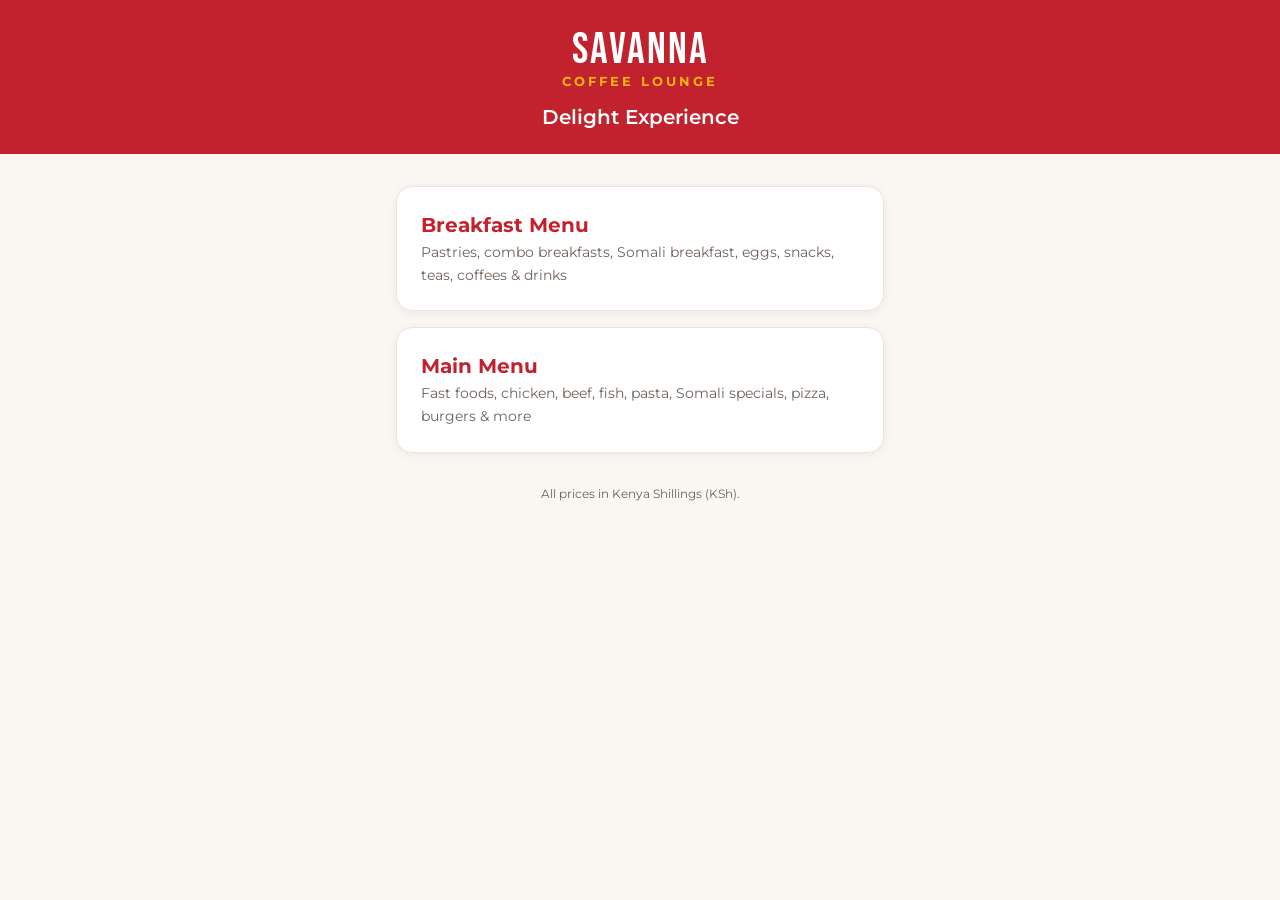
<file: index.html>
<!doctype html>
<html lang="en">
<head>
  <meta charset="utf-8">
  <meta name="viewport" content="width=device-width, initial-scale=1">
  <title>Savanna Coffee Lounge · Menu</title>
  <link rel="preconnect" href="https://fonts.googleapis.com">
  <link href="https://fonts.googleapis.com/css2?family=Bebas+Neue&family=Montserrat:wght@400;500;600;700&display=swap" rel="stylesheet">
  <link rel="stylesheet" href="assets/style.css">
</head>
<body>
  <header class="brand">
    <div class="logo">SAVANNA</div>
    <div class="sub">COFFEE LOUNGE</div>
    <h1>Delight Experience</h1>
  </header>
  <div class="choices">
    <a class="choice" href="breakfast.html">
      <strong>Breakfast Menu</strong>
      <span>Pastries, combo breakfasts, Somali breakfast, eggs, snacks, teas, coffees & drinks</span>
    </a>
    <a class="choice" href="menu.html">
      <strong>Main Menu</strong>
      <span>Fast foods, chicken, beef, fish, pasta, Somali specials, pizza, burgers & more</span>
    </a>
  </div>
  <footer>All prices in Kenya Shillings (KSh).</footer>
</body>
</html>
</file>
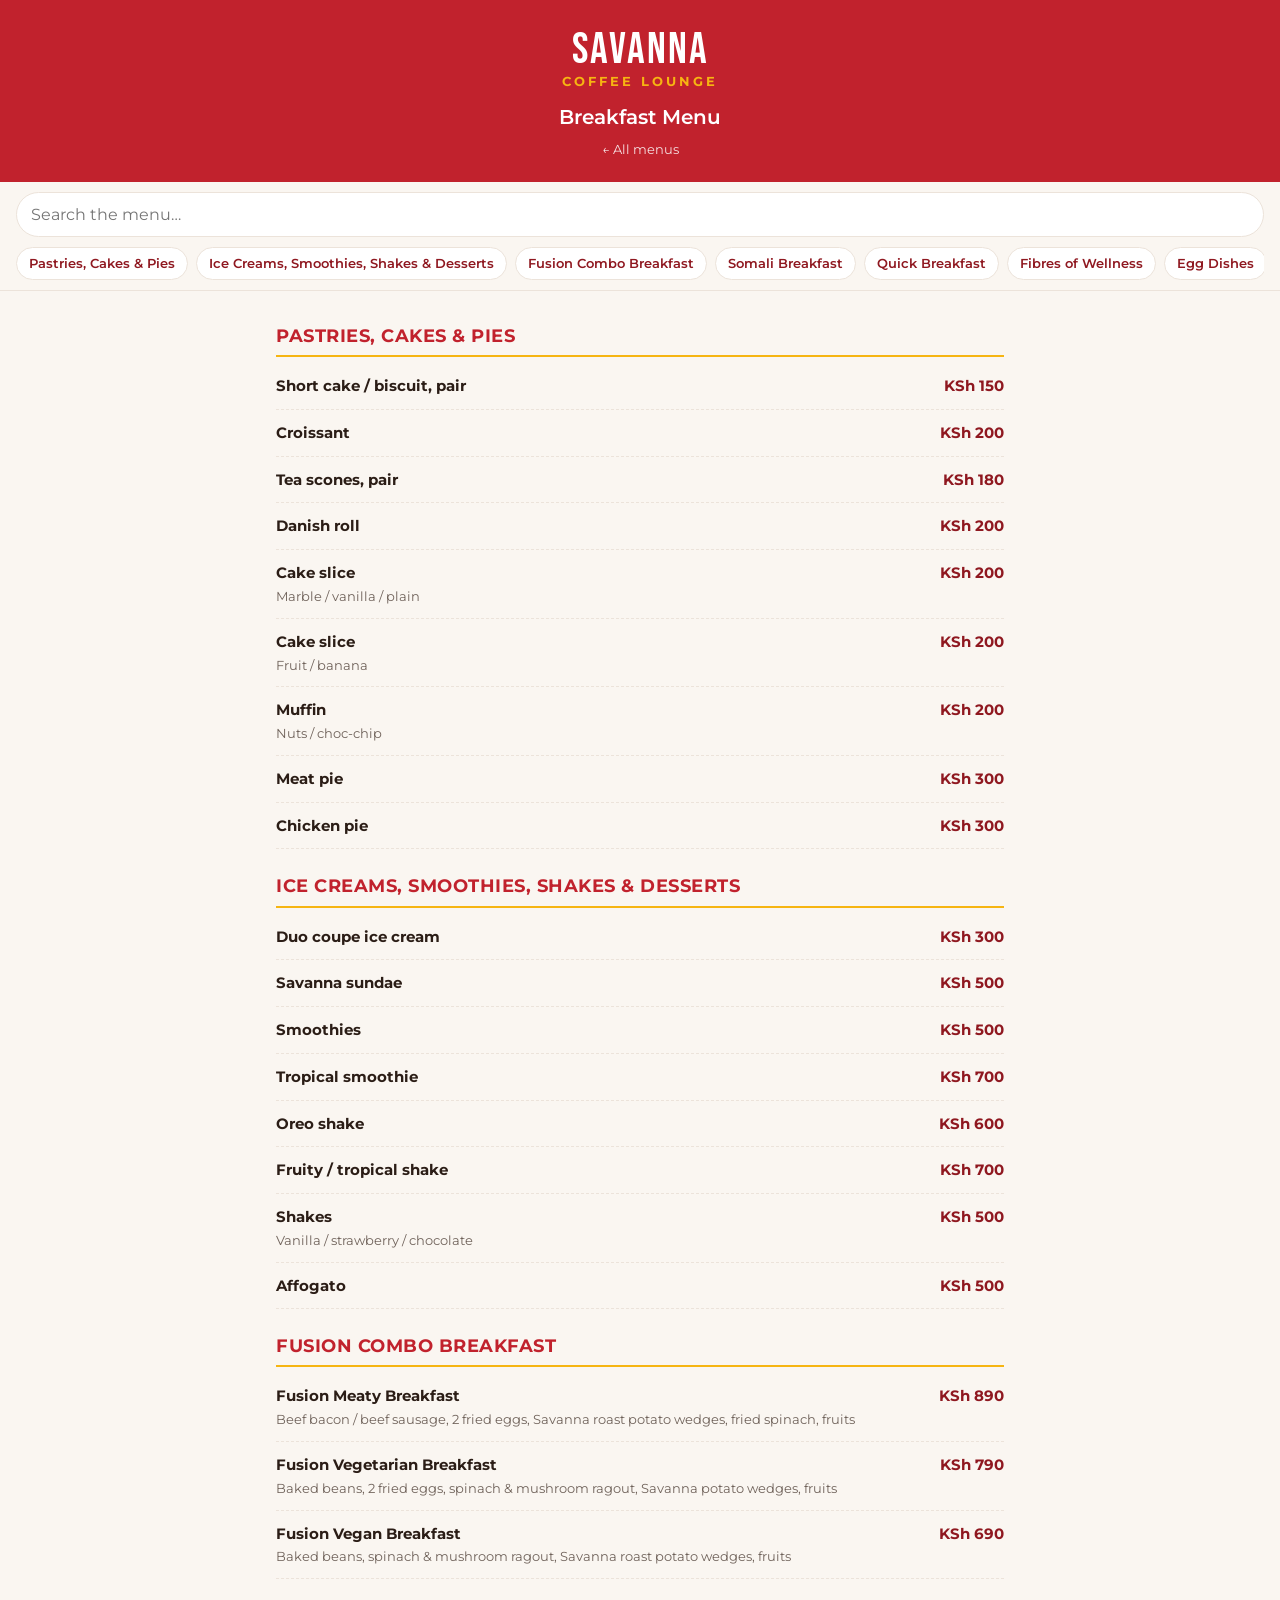
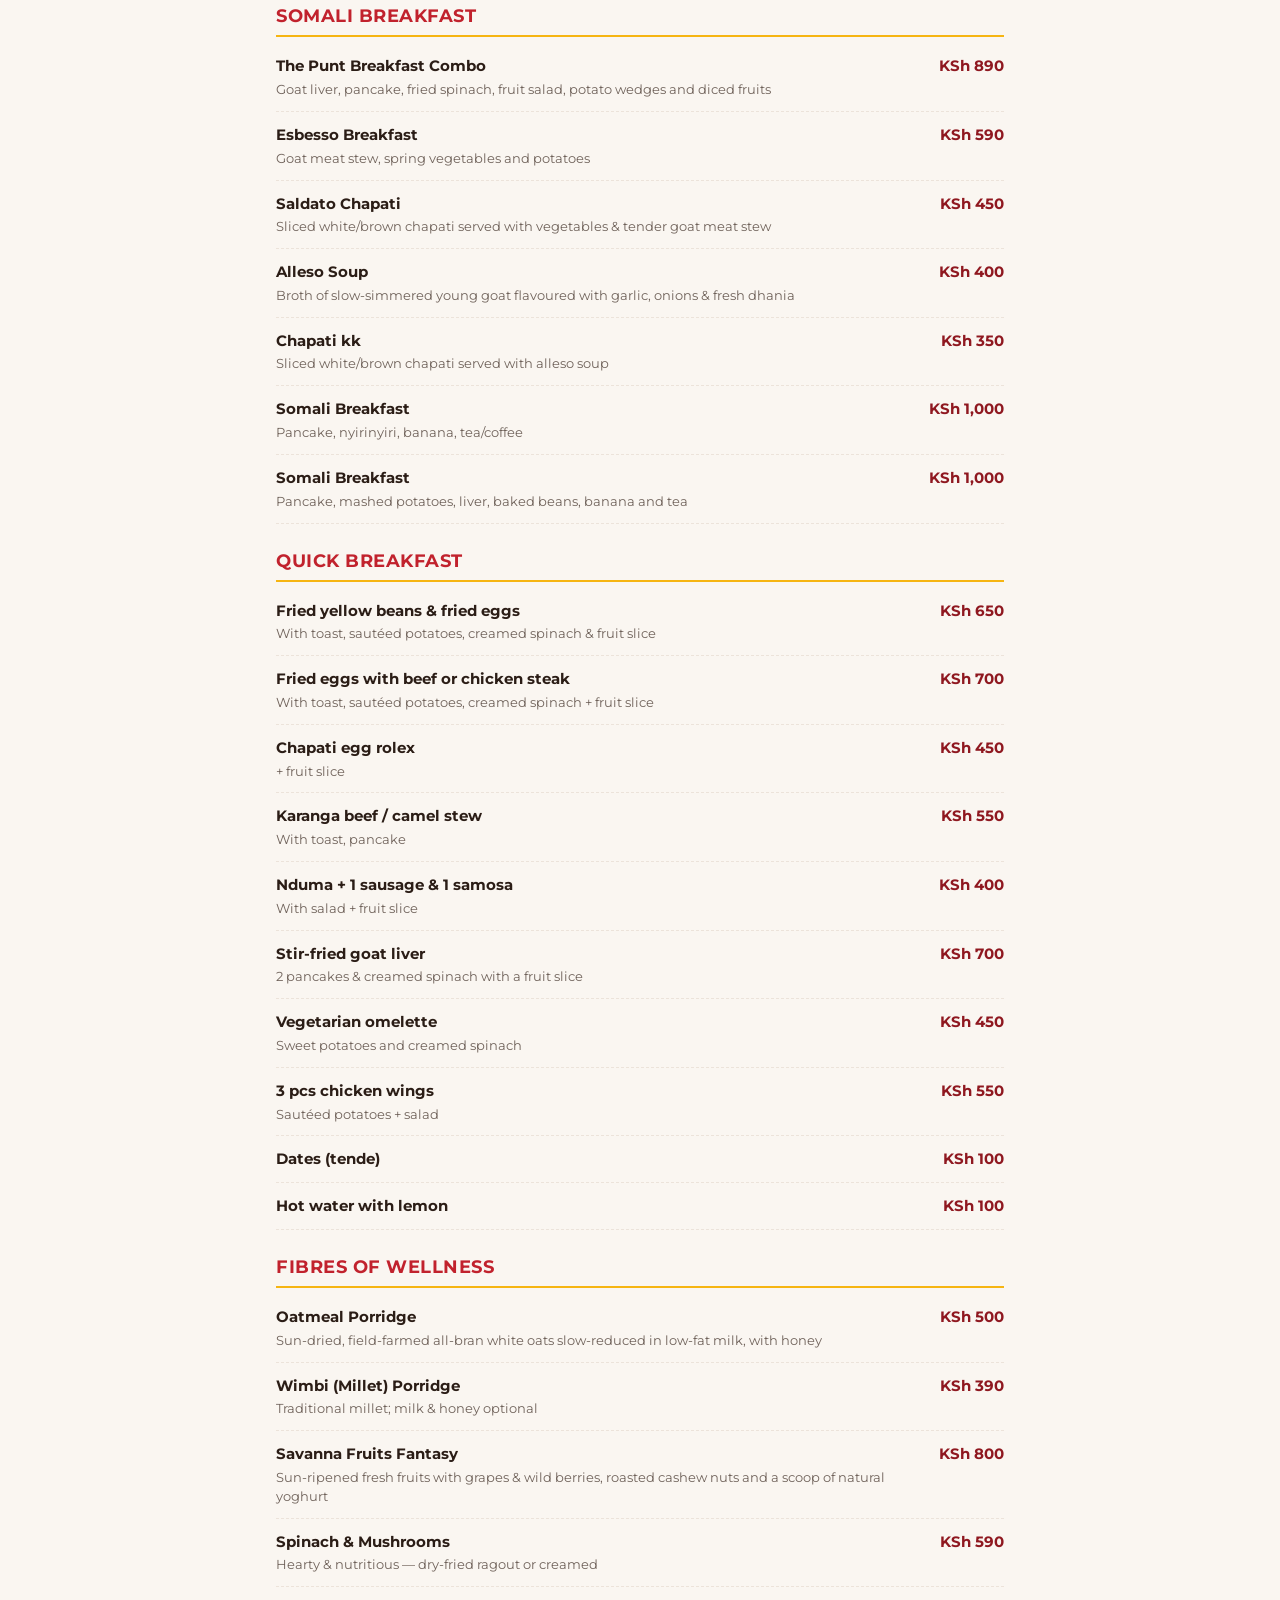
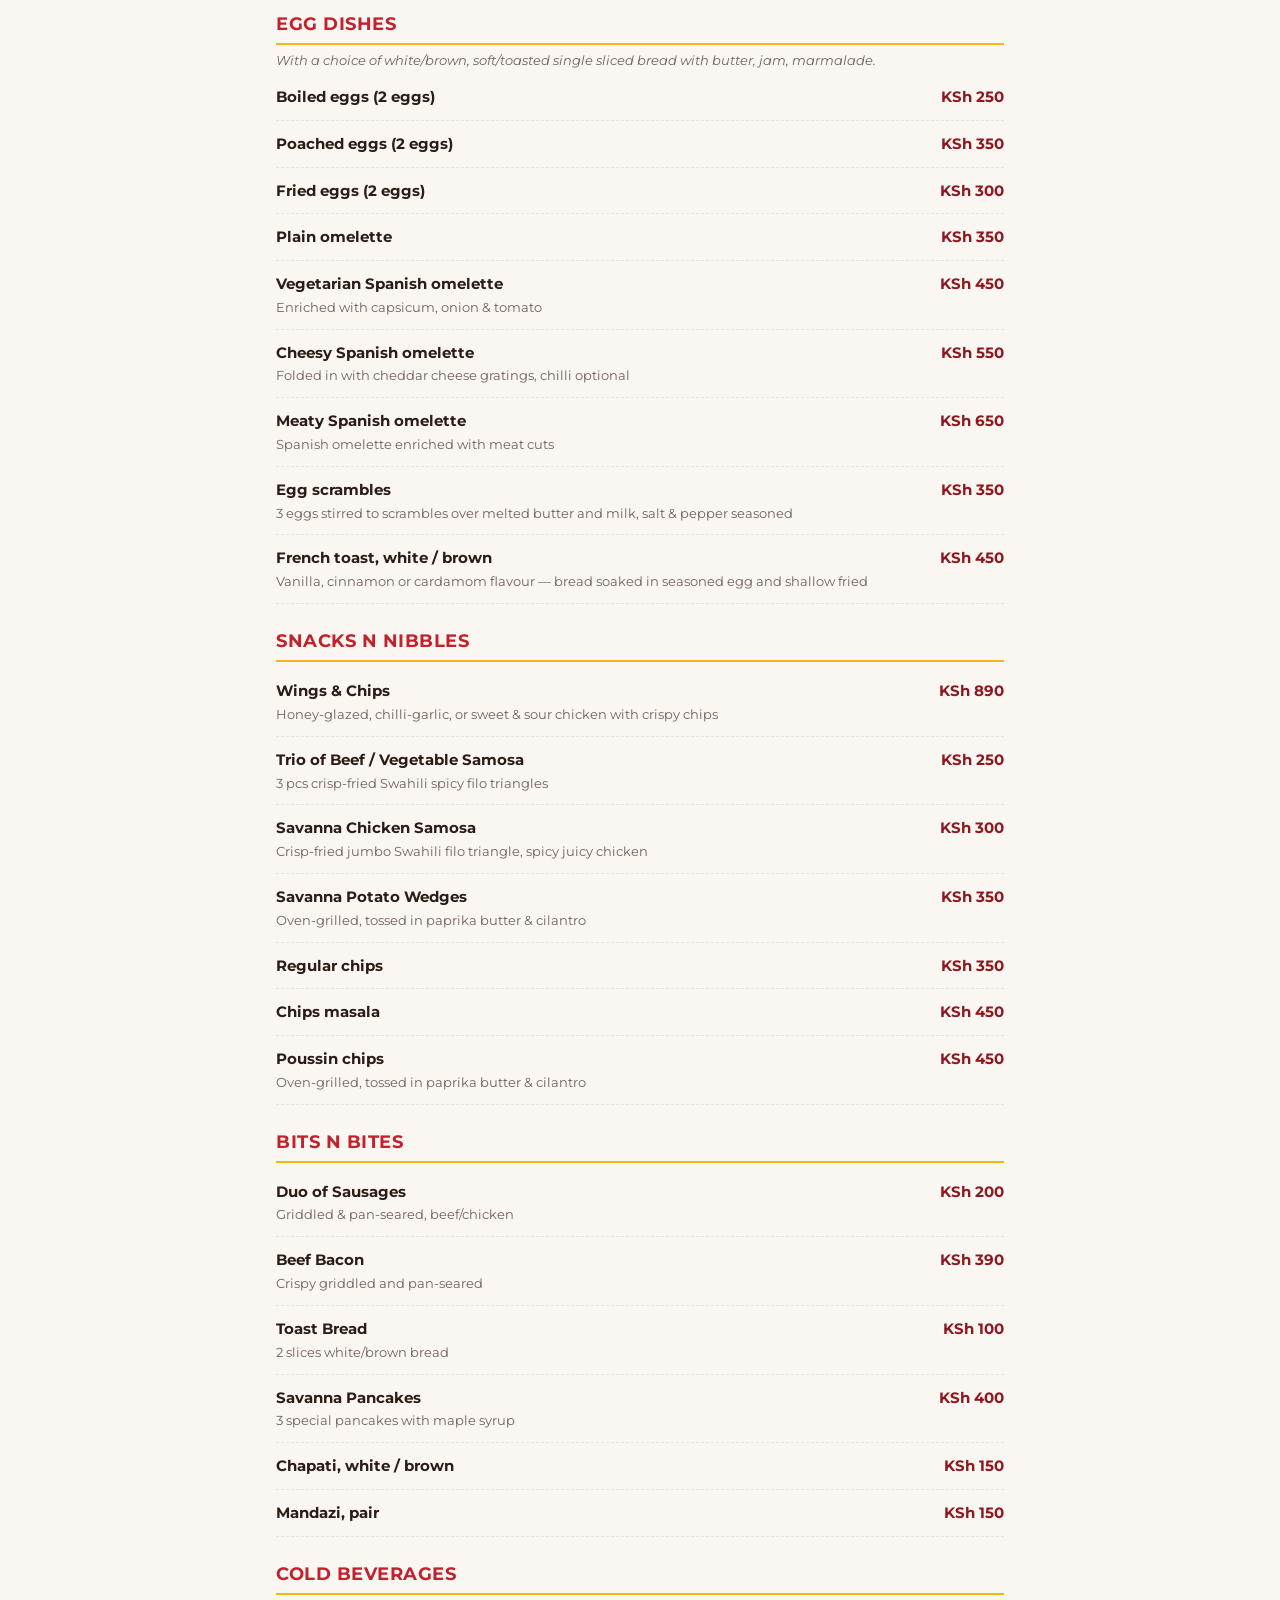
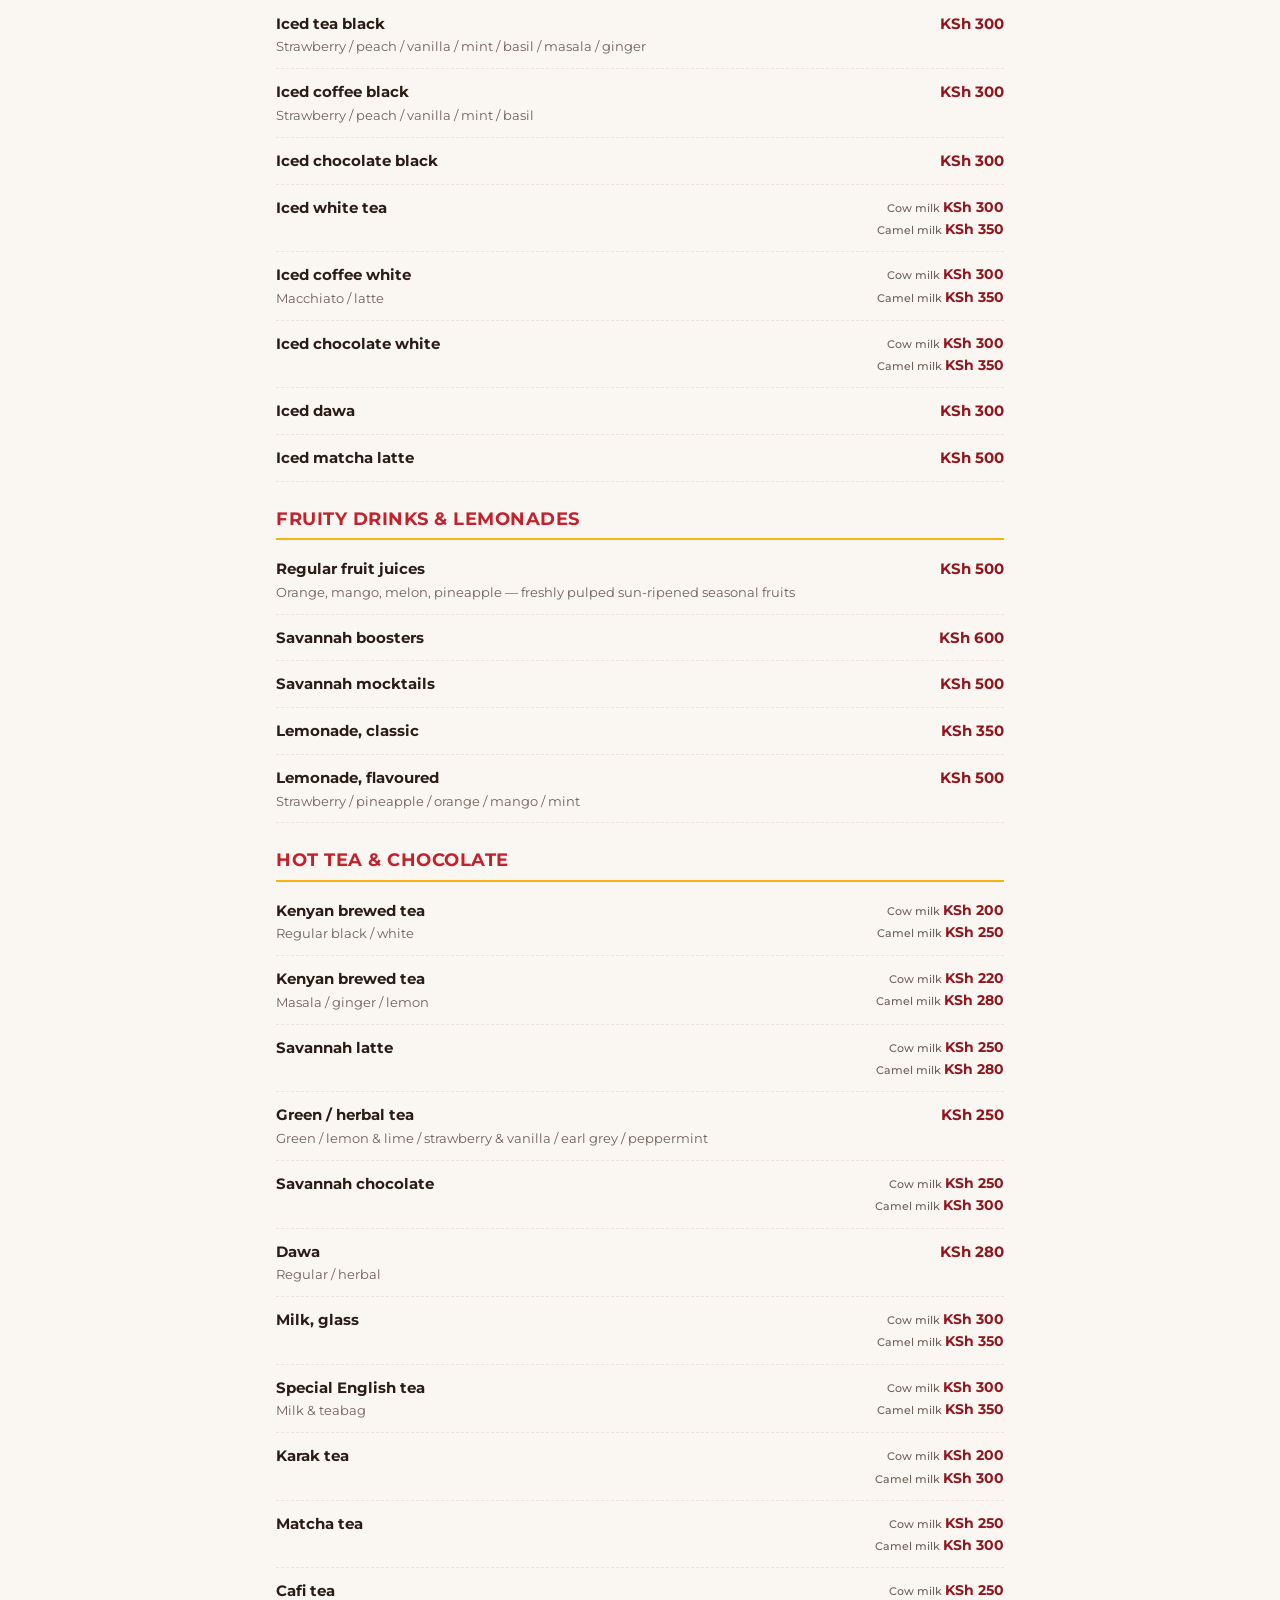
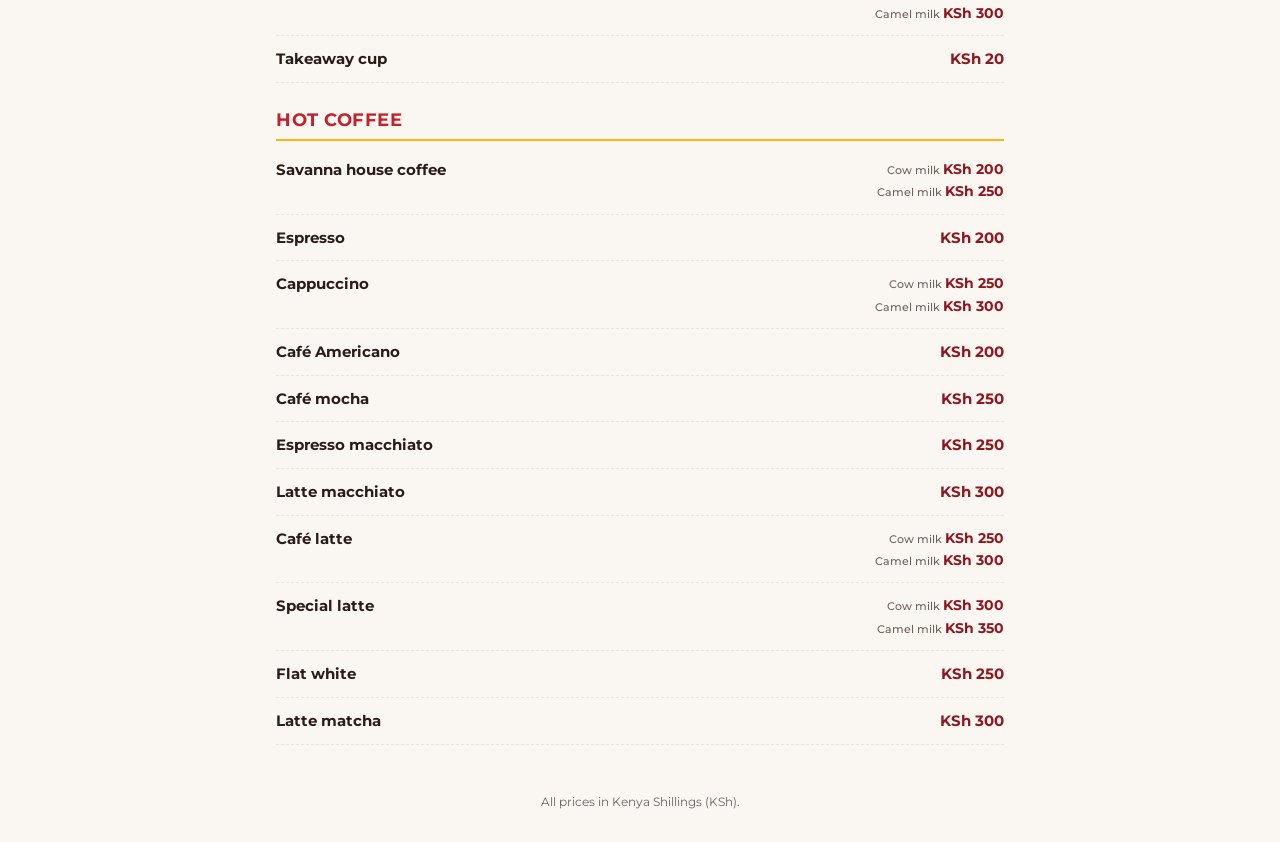
<file: breakfast.html>
<!doctype html>
<html lang="en">
<head>
  <meta charset="utf-8">
  <meta name="viewport" content="width=device-width, initial-scale=1">
  <title>Breakfast Menu · Savanna Coffee Lounge</title>
  <link rel="preconnect" href="https://fonts.googleapis.com">
  <link href="https://fonts.googleapis.com/css2?family=Bebas+Neue&family=Montserrat:wght@400;500;600;700&display=swap" rel="stylesheet">
  <link rel="stylesheet" href="assets/style.css">
</head>
<body data-menu="breakfast">
  <header class="brand">
    <div class="logo">SAVANNA</div>
    <div class="sub">COFFEE LOUNGE</div>
    <h1>Breakfast Menu</h1>
    <a class="back" href="index.html">← All menus</a>
  </header>
  <div class="toolbar">
    <input id="search" type="search" placeholder="Search the menu…" aria-label="Search the menu">
    <nav id="nav" aria-label="Menu sections"></nav>
  </div>
  <main id="content"></main>
  <p id="empty" hidden>No items match your search.</p>
  <footer>All prices in Kenya Shillings (KSh).</footer>
  <script src="assets/menu-data.js"></script>
  <script src="assets/app.js"></script>
</body>
</html>
</file>
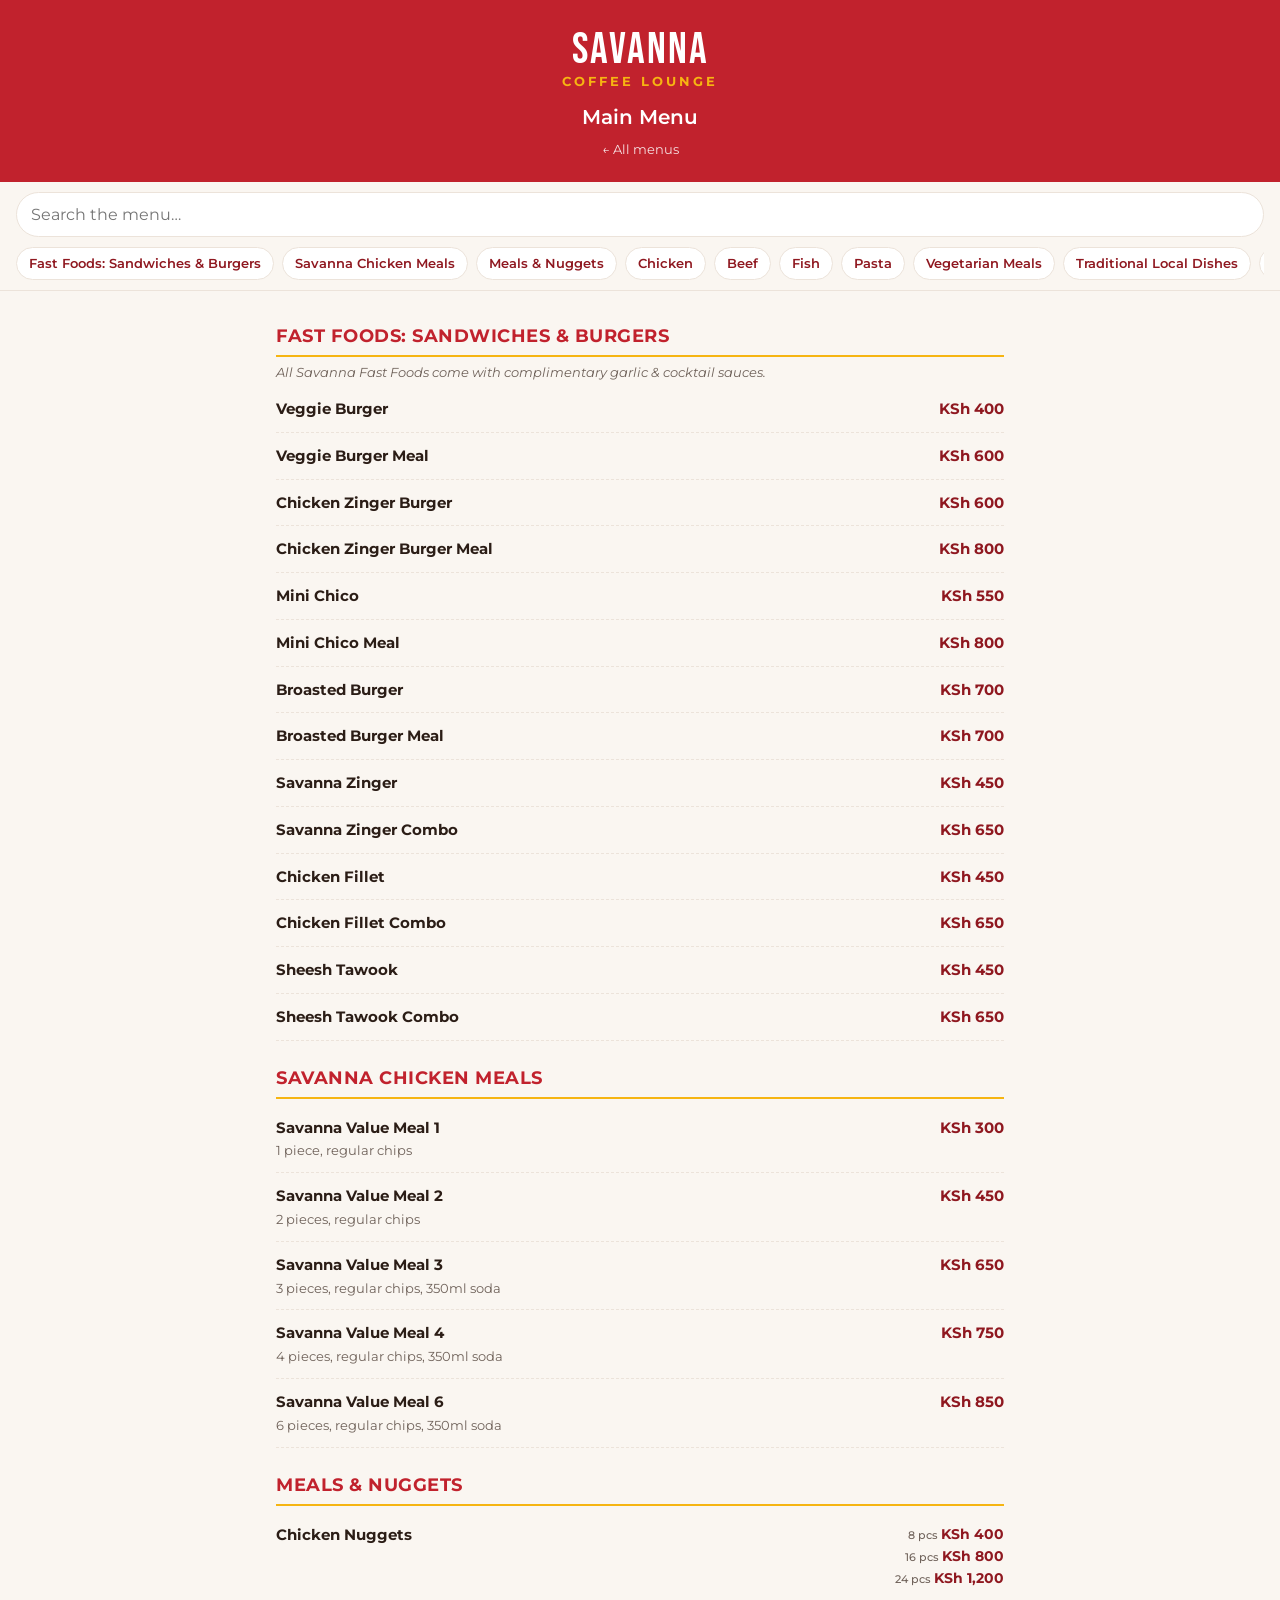
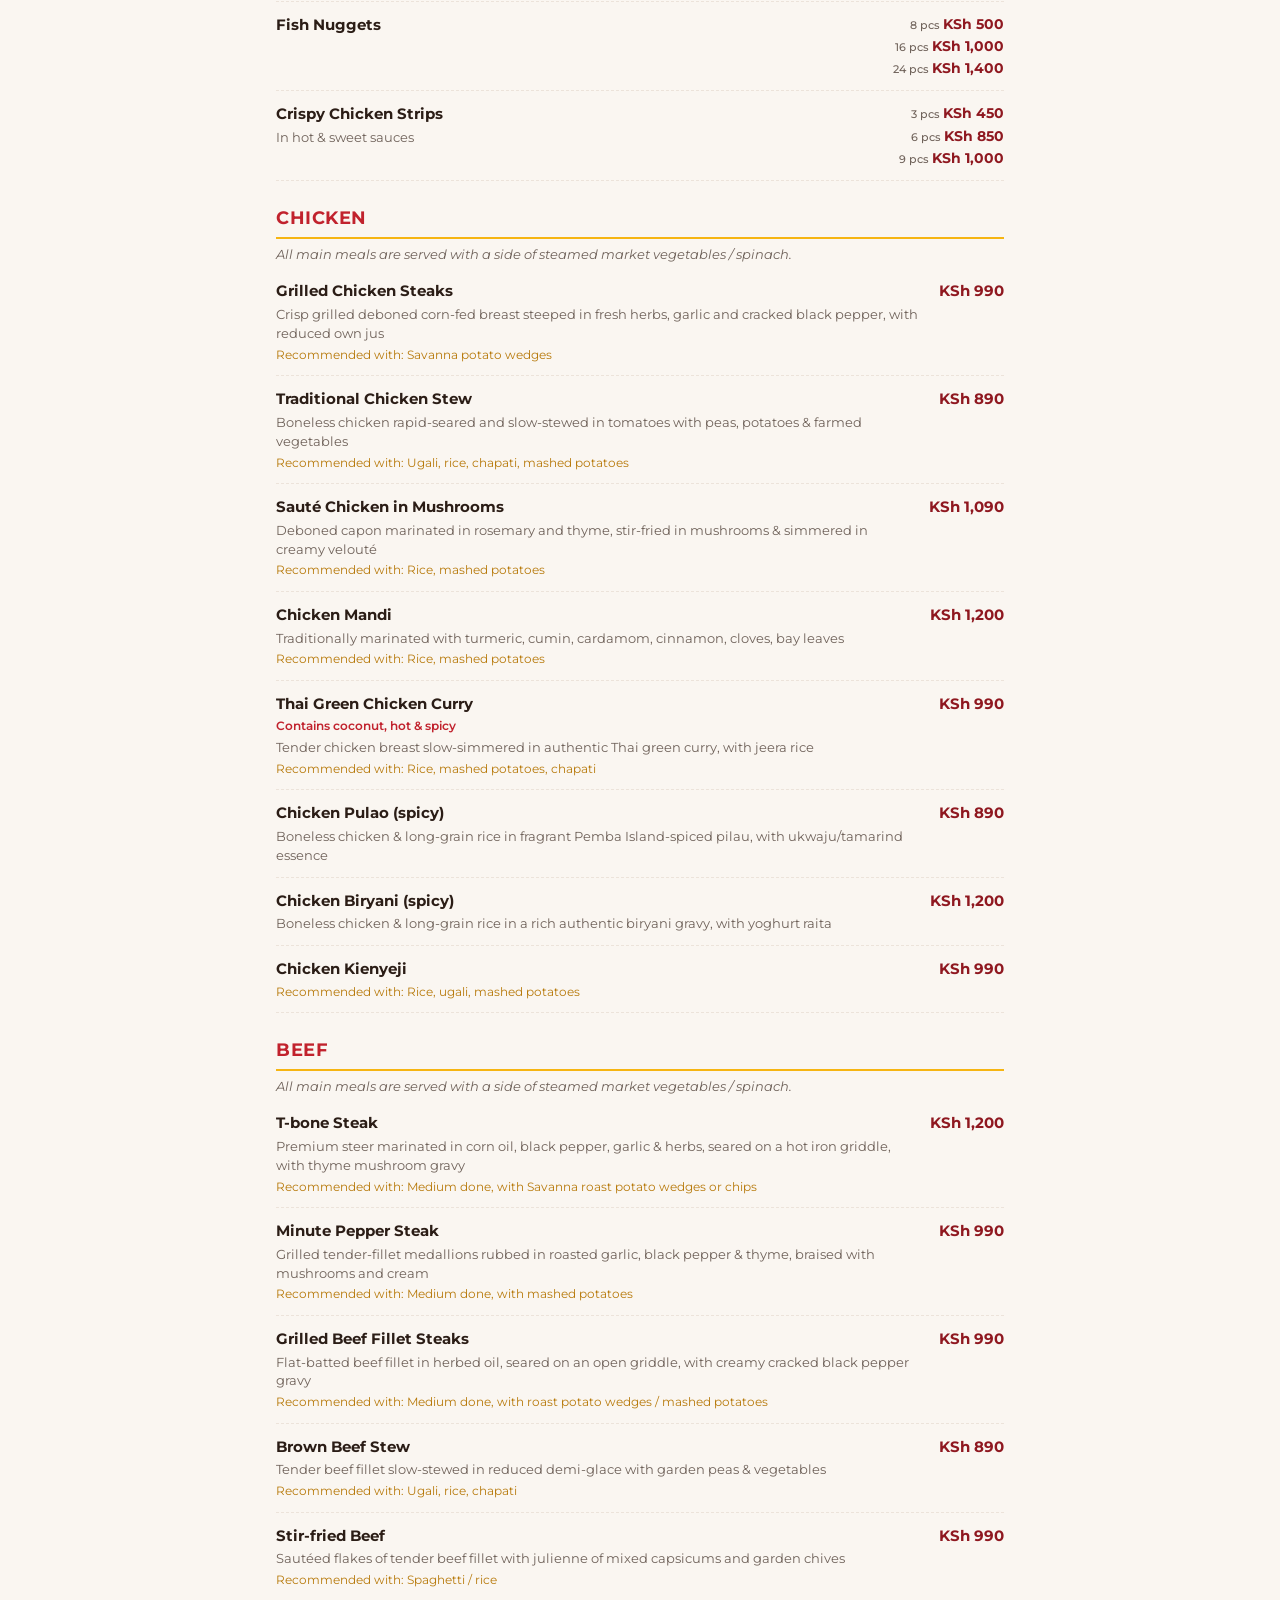
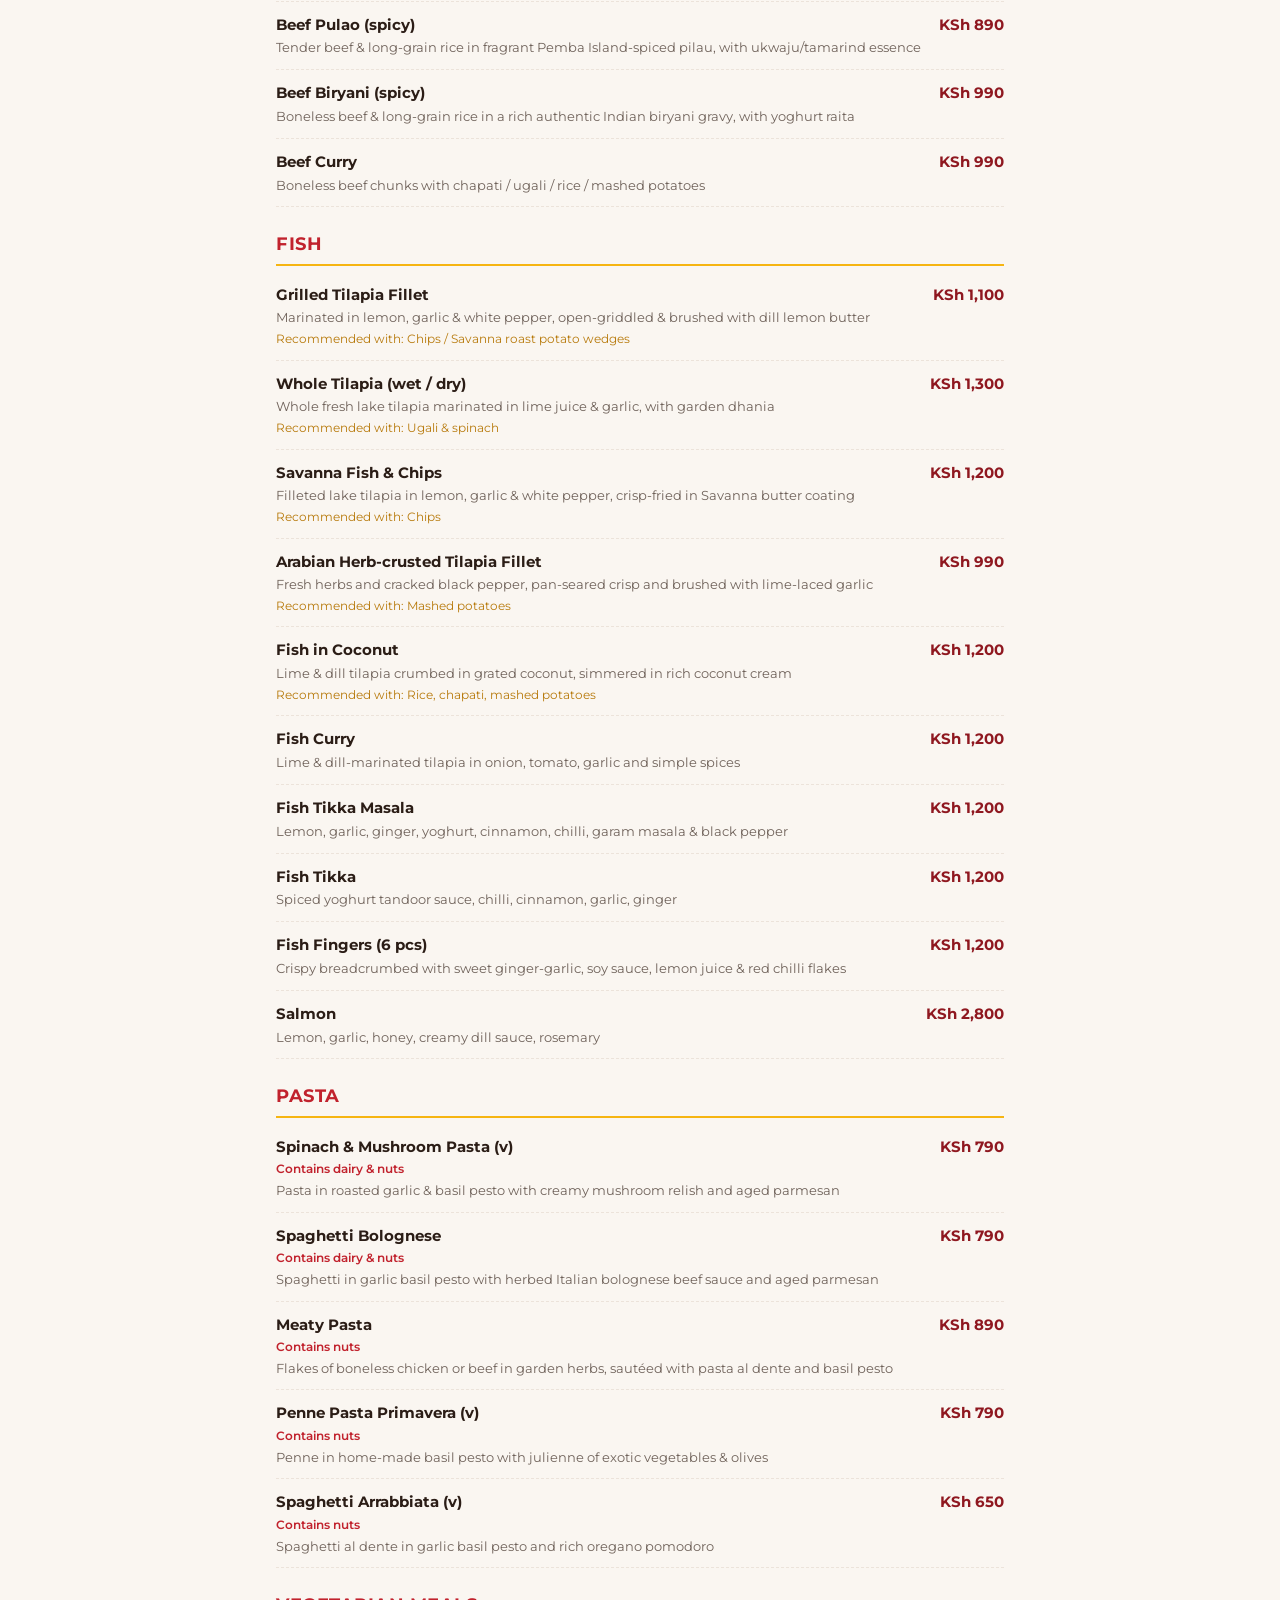
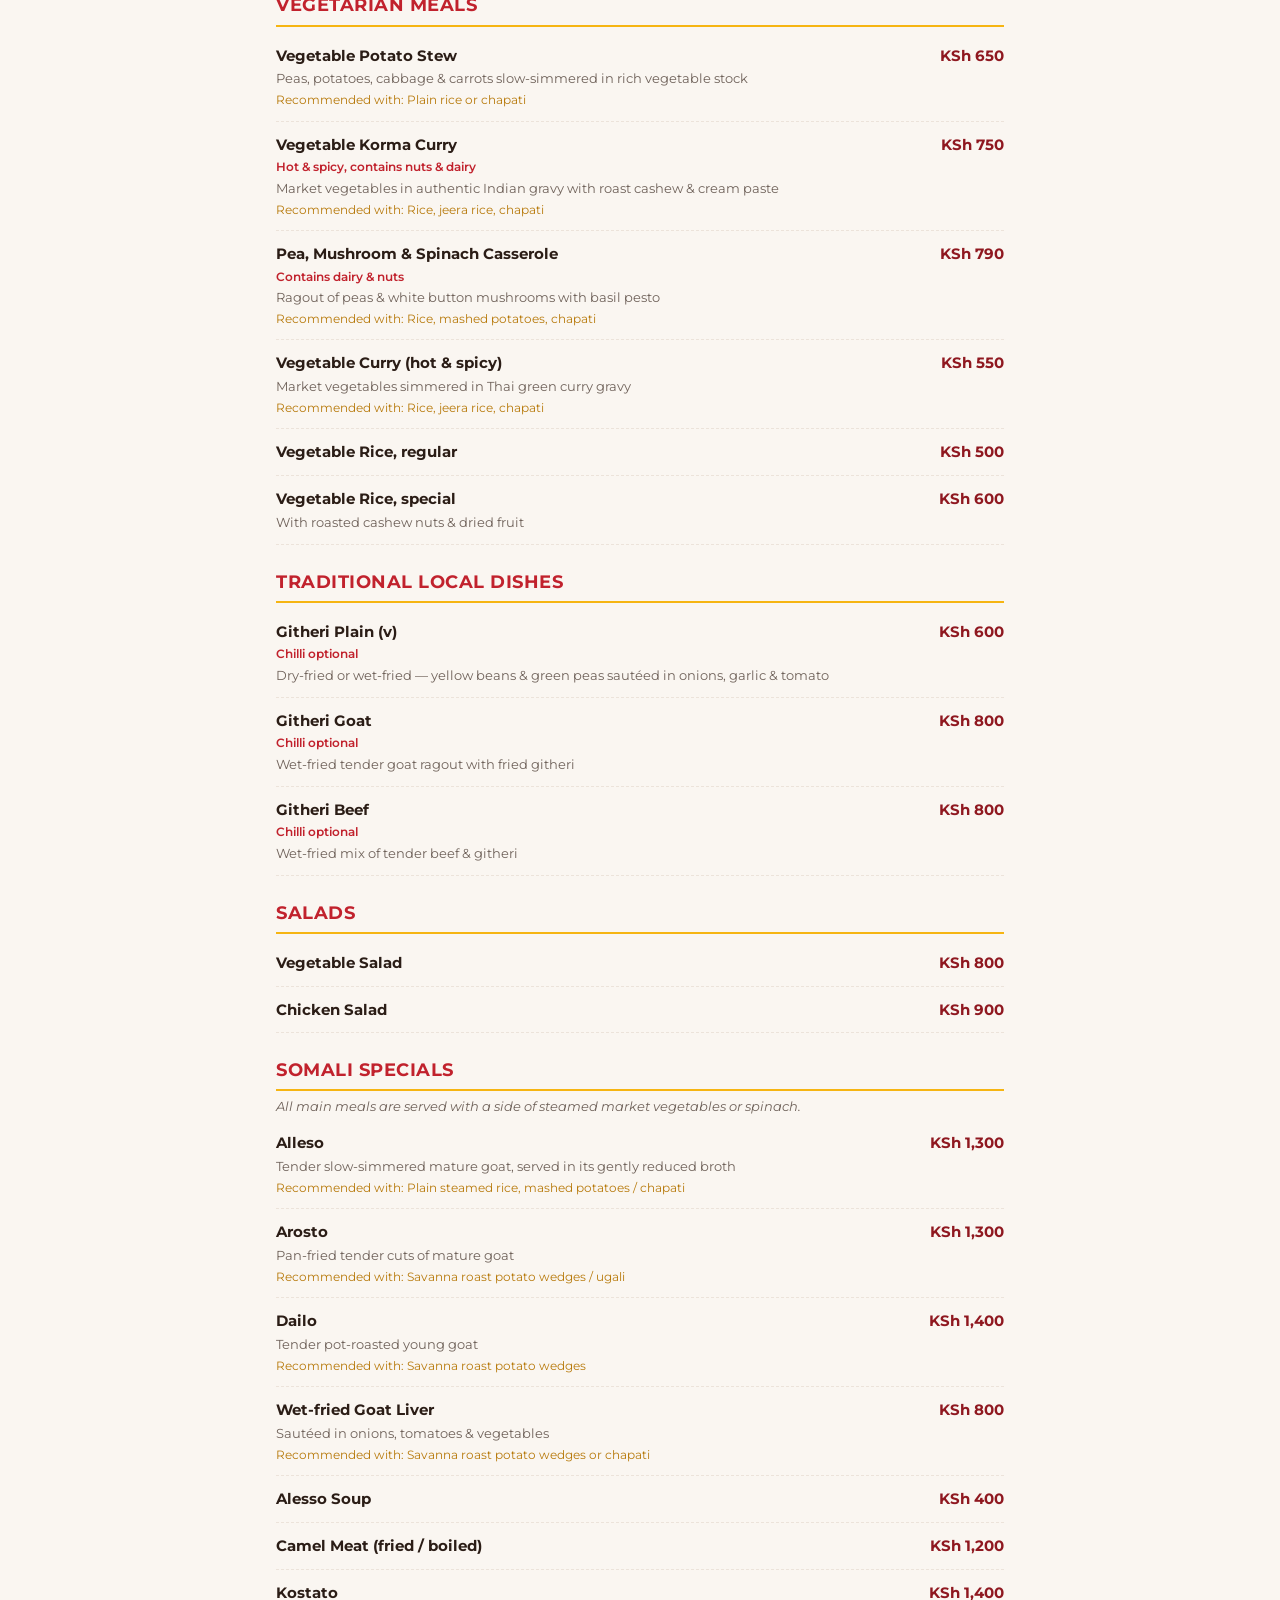
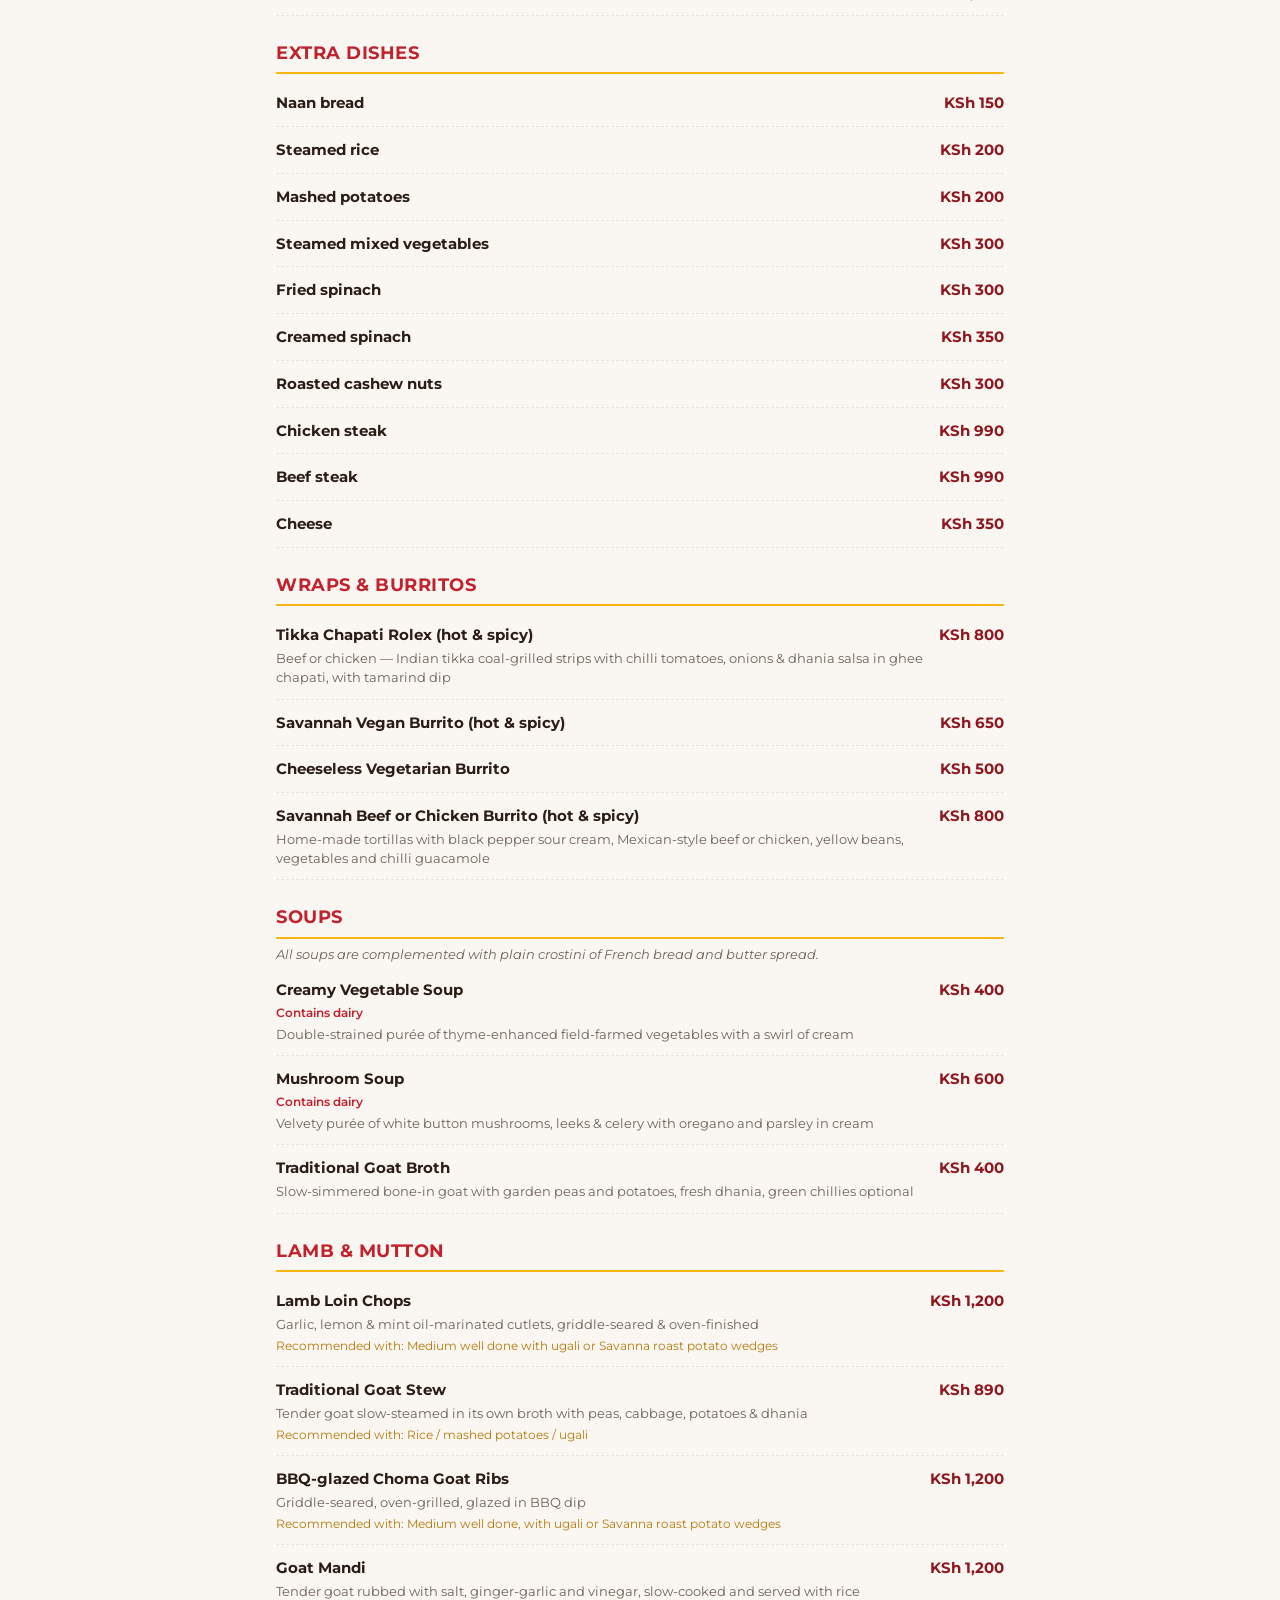
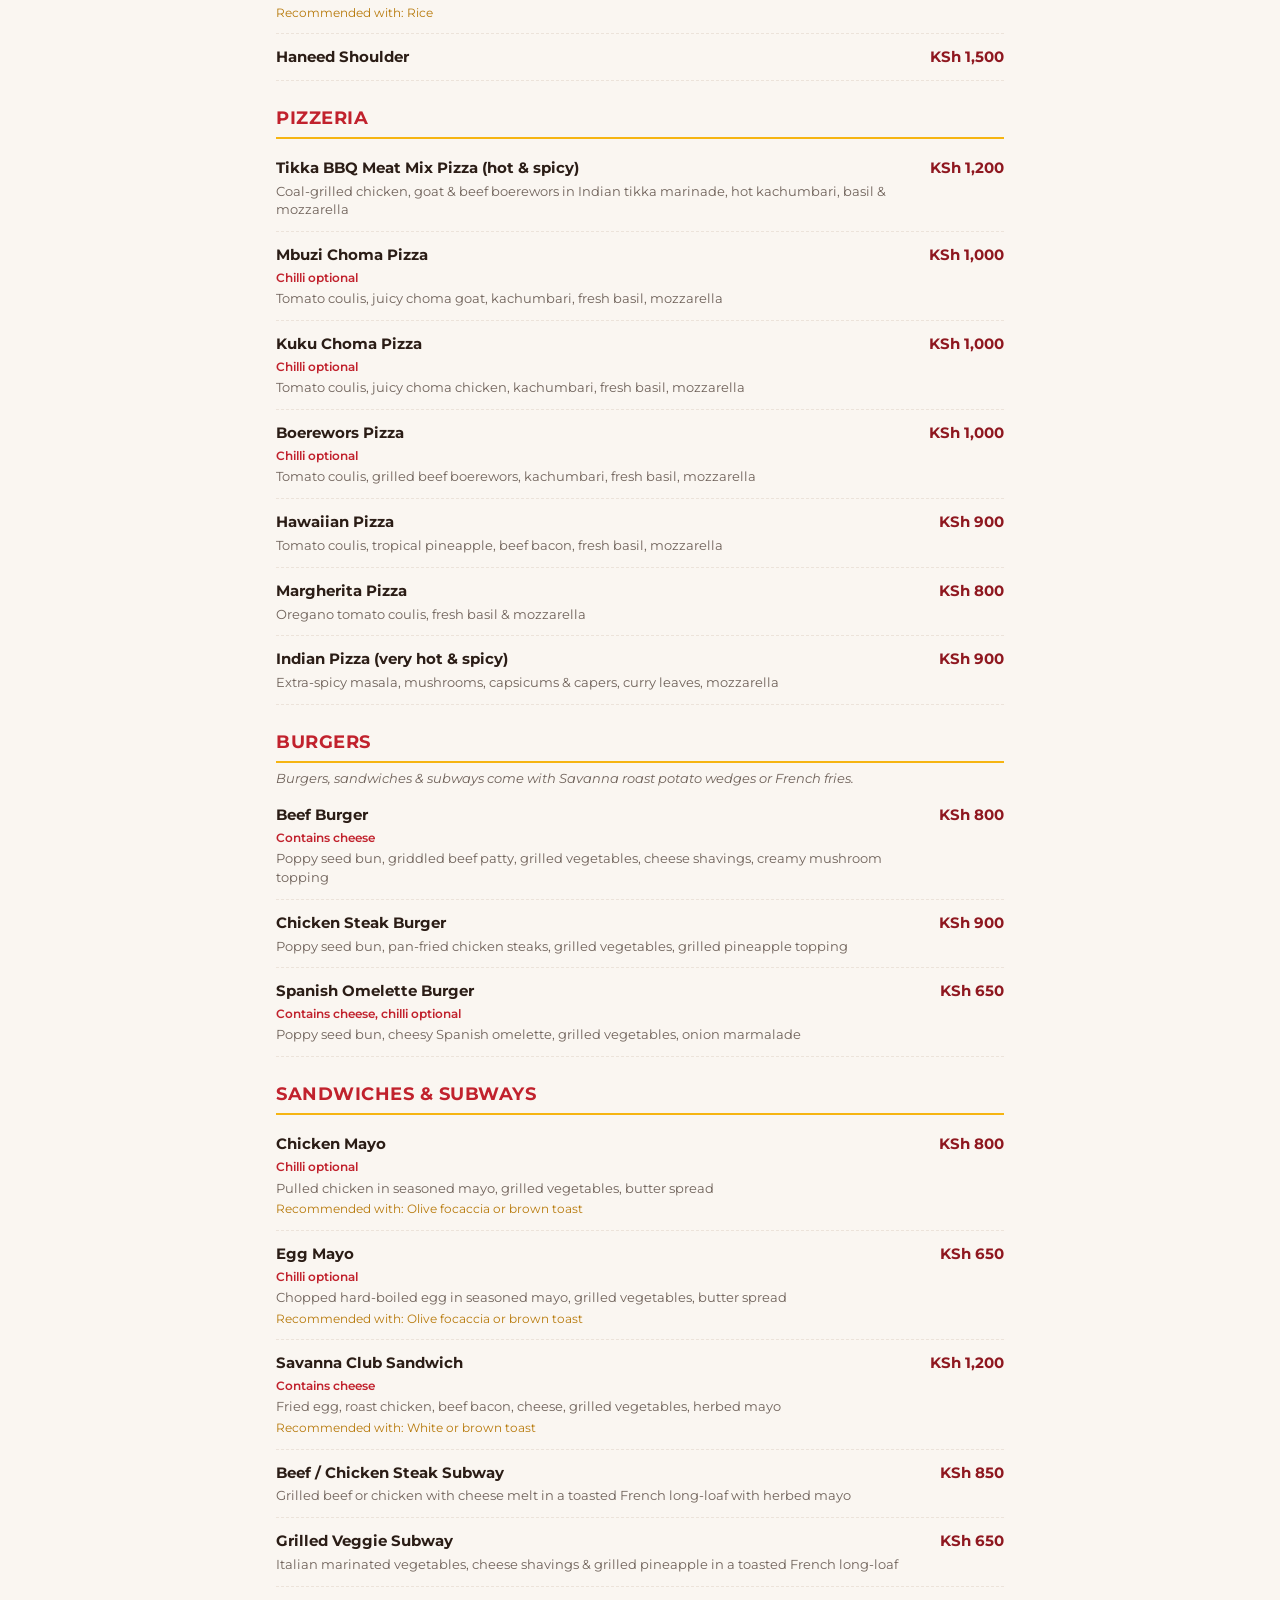
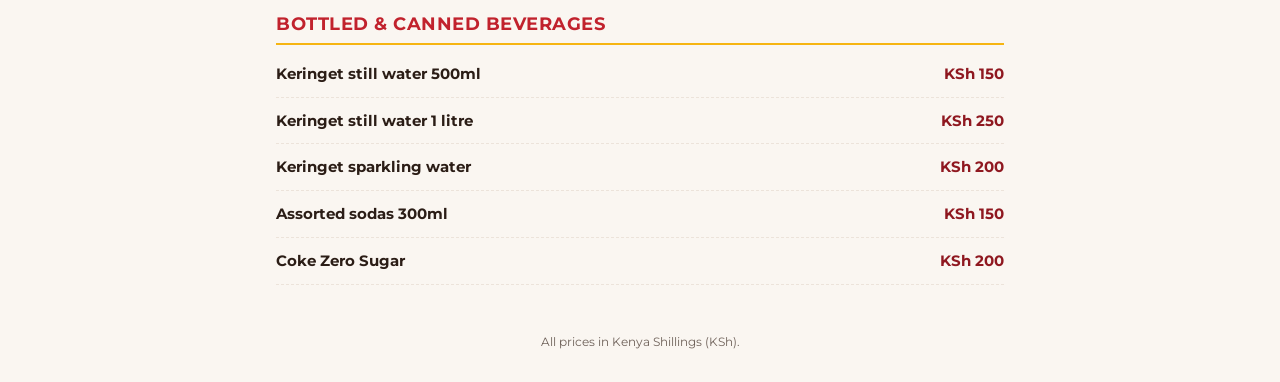
<file: menu.html>
<!doctype html>
<html lang="en">
<head>
  <meta charset="utf-8">
  <meta name="viewport" content="width=device-width, initial-scale=1">
  <title>Main Menu · Savanna Coffee Lounge</title>
  <link rel="preconnect" href="https://fonts.googleapis.com">
  <link href="https://fonts.googleapis.com/css2?family=Bebas+Neue&family=Montserrat:wght@400;500;600;700&display=swap" rel="stylesheet">
  <link rel="stylesheet" href="assets/style.css">
</head>
<body data-menu="main">
  <header class="brand">
    <div class="logo">SAVANNA</div>
    <div class="sub">COFFEE LOUNGE</div>
    <h1>Main Menu</h1>
    <a class="back" href="index.html">← All menus</a>
  </header>
  <div class="toolbar">
    <input id="search" type="search" placeholder="Search the menu…" aria-label="Search the menu">
    <nav id="nav" aria-label="Menu sections"></nav>
  </div>
  <main id="content"></main>
  <p id="empty" hidden>No items match your search.</p>
  <footer>All prices in Kenya Shillings (KSh).</footer>
  <script src="assets/menu-data.js"></script>
  <script src="assets/app.js"></script>
</body>
</html>
</file>
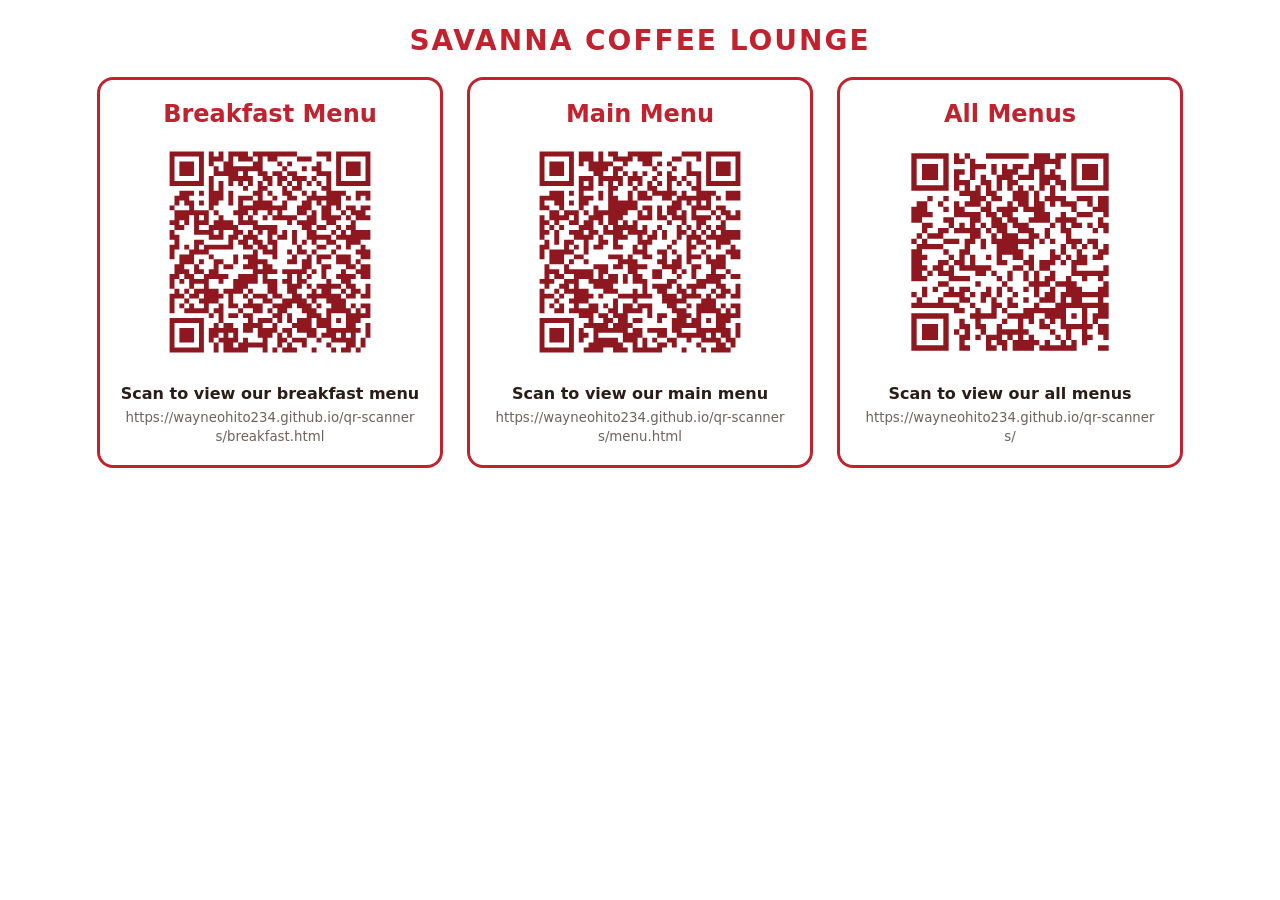
<file: qr/print.html>
<!doctype html>
<html lang="en"><head><meta charset="utf-8"><title>Savanna Menu QR Codes</title>
<style>
  body { font-family: Montserrat, system-ui, sans-serif; margin: 0; padding: 24px; color: #2b1d16; }
  .grid { display: flex; flex-wrap: wrap; gap: 24px; justify-content: center; }
  .card { width: 300px; border: 3px solid #c1222d; border-radius: 16px; padding: 20px; text-align: center; page-break-inside: avoid; }
  .card h2 { margin: 0 0 4px; color: #c1222d; }
  .card img { width: 240px; height: 240px; }
  .card p { margin: 8px 0 4px; font-weight: 600; }
  .card small { color: #6f625a; word-break: break-all; }
  .brand { text-align: center; font-size: 28px; font-weight: 800; color: #c1222d; letter-spacing: 2px; margin-bottom: 20px; }
</style></head>
<body><div class="brand">SAVANNA COFFEE LOUNGE</div><div class="grid"><div class="card"><h2>Breakfast Menu</h2><img src="breakfast-menu.svg" alt="QR code for Breakfast Menu"><p>Scan to view our breakfast menu</p><small>https://wayneohito234.github.io/qr-scanners/breakfast.html</small></div><div class="card"><h2>Main Menu</h2><img src="main-menu.svg" alt="QR code for Main Menu"><p>Scan to view our main menu</p><small>https://wayneohito234.github.io/qr-scanners/menu.html</small></div><div class="card"><h2>All Menus</h2><img src="all-menus.svg" alt="QR code for All Menus"><p>Scan to view our all menus</p><small>https://wayneohito234.github.io/qr-scanners/</small></div></div></body></html>
</file>
<file: assets/style.css>
:root {
  --red: #c1222d;
  --red-dark: #8f1820;
  --gold: #f6b512;
  --bg: #faf6f1;
  --card: #ffffff;
  --text: #2b1d16;
  --muted: #6f625a;
  --line: #ece3da;
}

* { box-sizing: border-box; }

body {
  margin: 0;
  font-family: "Montserrat", system-ui, -apple-system, "Segoe UI", sans-serif;
  background: var(--bg);
  color: var(--text);
  line-height: 1.45;
}

header.brand {
  background: var(--red);
  color: #fff;
  text-align: center;
  padding: 28px 16px 22px;
}
header.brand .logo { font-family: "Bebas Neue", Impact, sans-serif; font-size: 44px; letter-spacing: 2px; line-height: 1; }
header.brand .sub { font-weight: 700; letter-spacing: 3px; font-size: 13px; color: var(--gold); }
header.brand h1 { margin: 12px 0 0; font-size: 20px; font-weight: 600; }
header.brand a.back { color: #fff; opacity: .85; font-size: 13px; text-decoration: none; display: inline-block; margin-top: 8px; }

.toolbar {
  position: sticky; top: 0; z-index: 10;
  background: var(--bg);
  border-bottom: 1px solid var(--line);
  padding: 10px 16px 8px;
}
.toolbar input {
  width: 100%; padding: 10px 14px; font: inherit; font-size: 16px;
  border: 1px solid var(--line); border-radius: 999px; background: var(--card);
}
.toolbar input:focus { outline: 2px solid var(--red); border-color: transparent; }

nav#nav { display: flex; gap: 8px; overflow-x: auto; padding: 10px 0 2px; scrollbar-width: none; }
nav#nav::-webkit-scrollbar { display: none; }
.chip {
  flex: none; padding: 6px 12px; border-radius: 999px; font-size: 13px; font-weight: 600;
  background: var(--card); color: var(--red-dark); border: 1px solid var(--line); text-decoration: none; white-space: nowrap;
}
.chip:active { background: var(--red); color: #fff; }

main { max-width: 760px; margin: 0 auto; padding: 8px 16px 48px; }

.section { scroll-margin-top: 120px; margin-top: 24px; }
.section h2 {
  margin: 0 0 6px; font-size: 18px; color: var(--red);
  text-transform: uppercase; letter-spacing: .5px;
  border-bottom: 2px solid var(--gold); padding-bottom: 6px;
}
.note { margin: 6px 0 4px; font-size: 13px; font-style: italic; color: var(--muted); }

.items { list-style: none; margin: 0; padding: 0; }
.item {
  display: flex; justify-content: space-between; gap: 12px;
  padding: 12px 0; border-bottom: 1px dashed var(--line);
}
.item h3 { margin: 0; font-size: 15px; font-weight: 700; }
.item p { margin: 3px 0 0; font-size: 13px; }
.item .desc { color: var(--muted); }
.item .tags { color: var(--red); font-weight: 600; font-size: 12px; }
.item .rec { color: #b7790a; font-size: 12px; }
.price { flex: none; font-weight: 700; color: var(--red-dark); white-space: nowrap; text-align: right; font-size: 15px; }
.price.multi { display: flex; flex-direction: column; gap: 2px; font-size: 14px; }
.price small { font-weight: 500; color: var(--muted); font-size: 11px; }

#empty { text-align: center; color: var(--muted); padding: 40px 0; }

footer { text-align: center; font-size: 12px; color: var(--muted); padding: 0 16px 32px; }

/* landing page */
.choices { max-width: 520px; margin: 32px auto; padding: 0 16px; display: grid; gap: 16px; }
.choice {
  display: block; padding: 24px; border-radius: 16px; text-decoration: none;
  background: var(--card); color: var(--text); border: 1px solid var(--line);
  box-shadow: 0 2px 10px rgba(60, 20, 10, .06);
}
.choice strong { display: block; font-size: 20px; color: var(--red); }
.choice span { color: var(--muted); font-size: 14px; }
</file>
